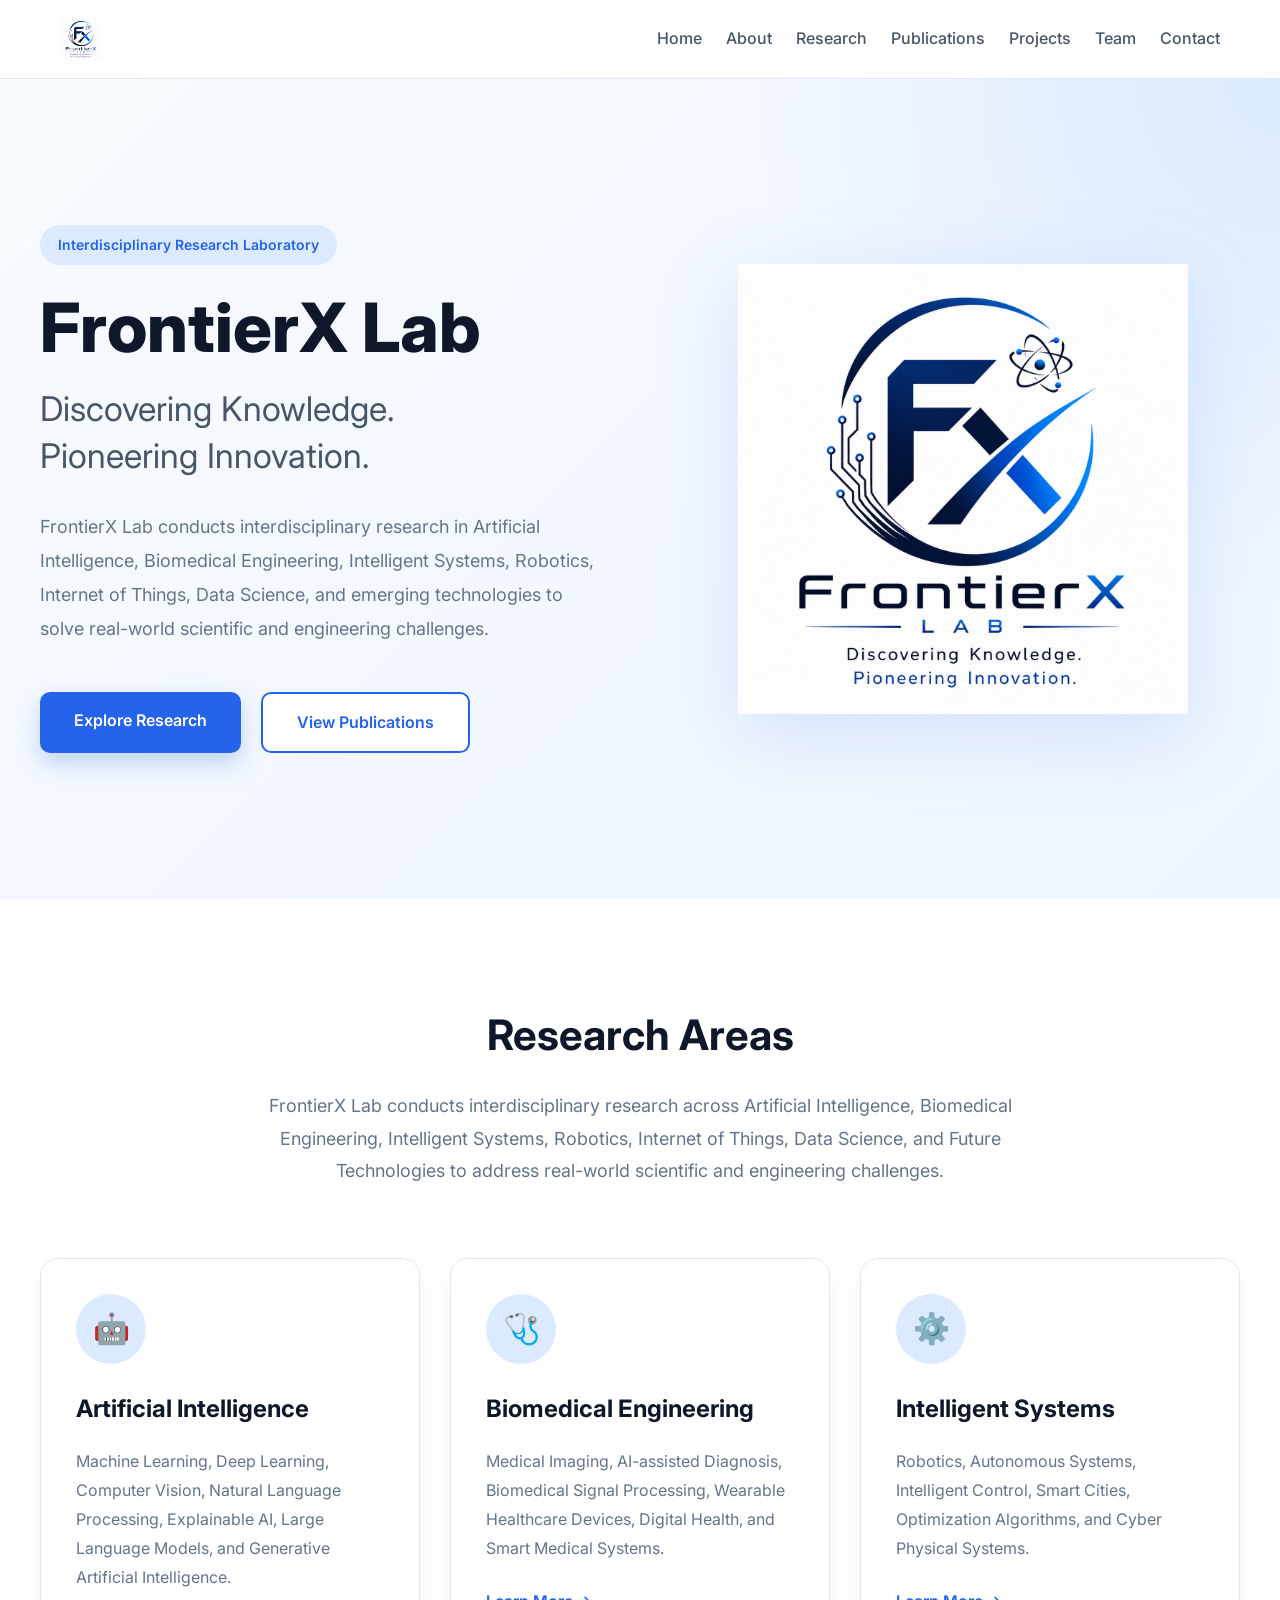
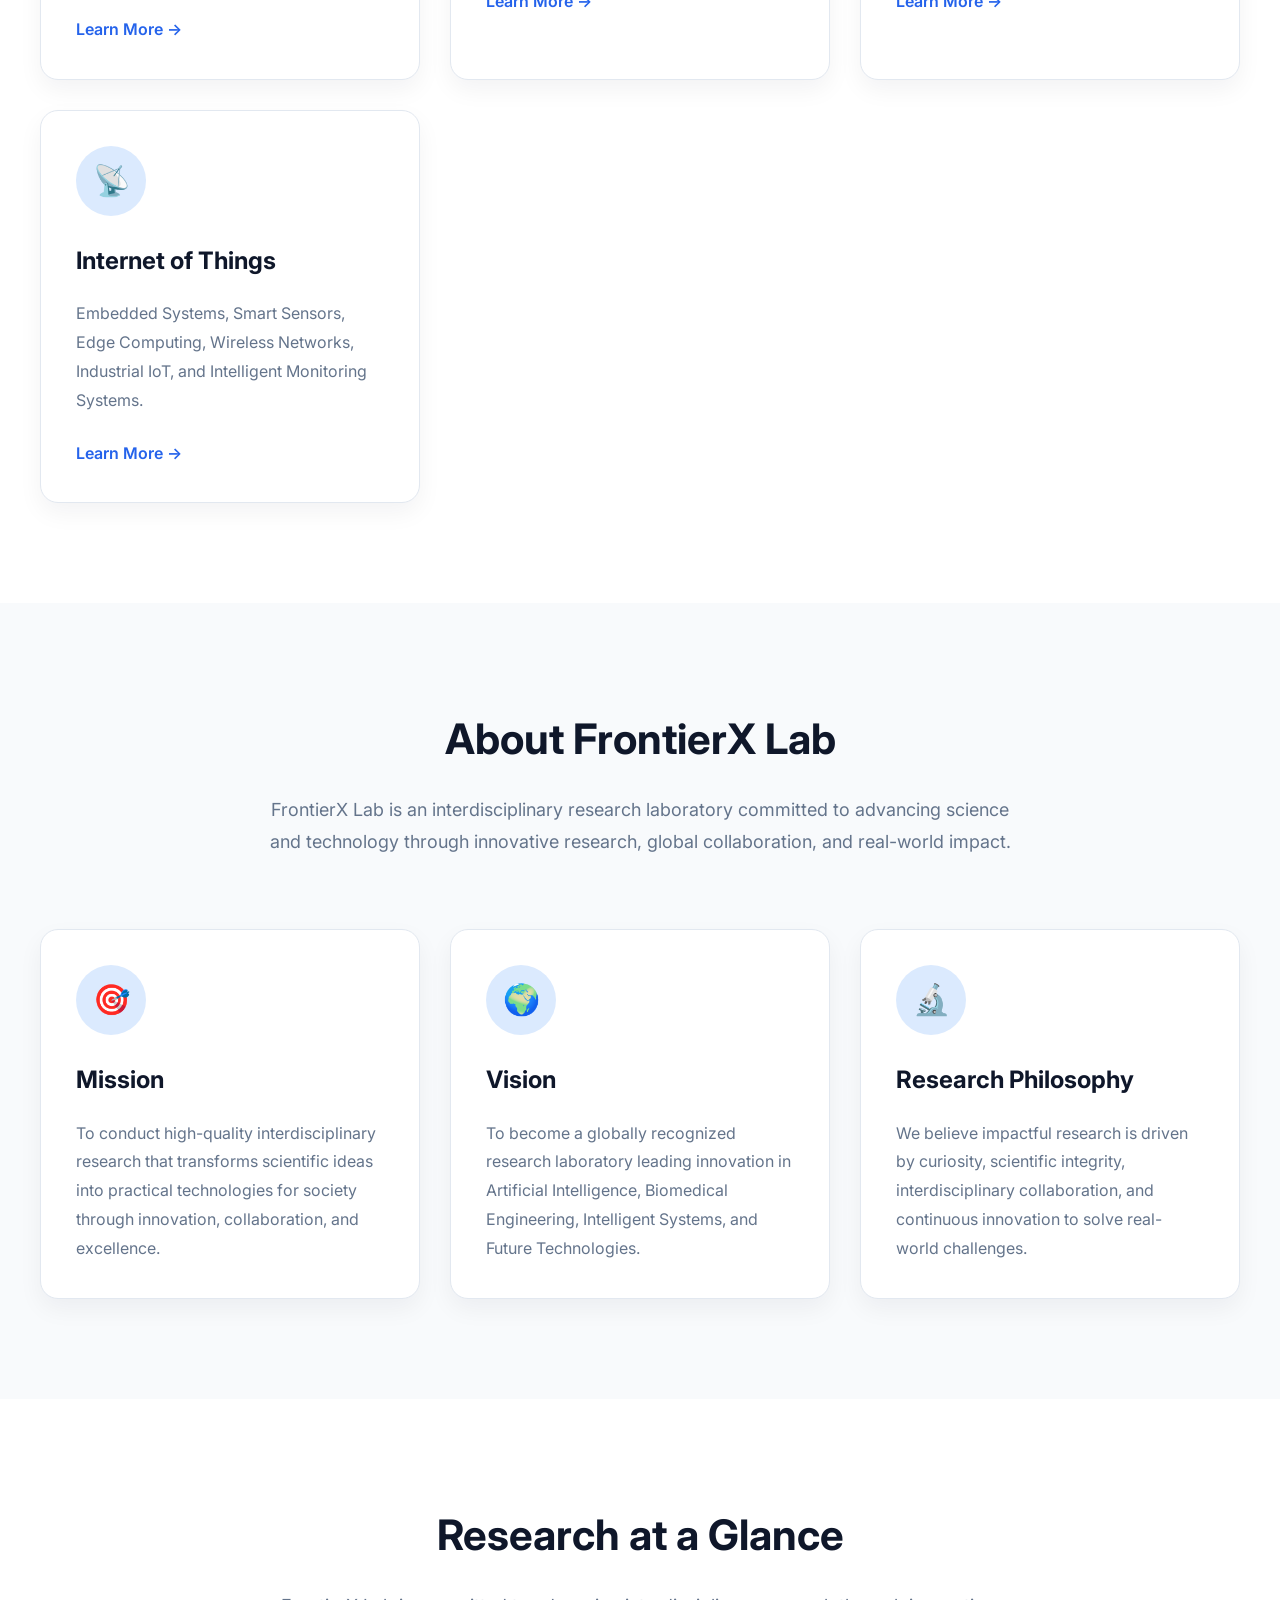
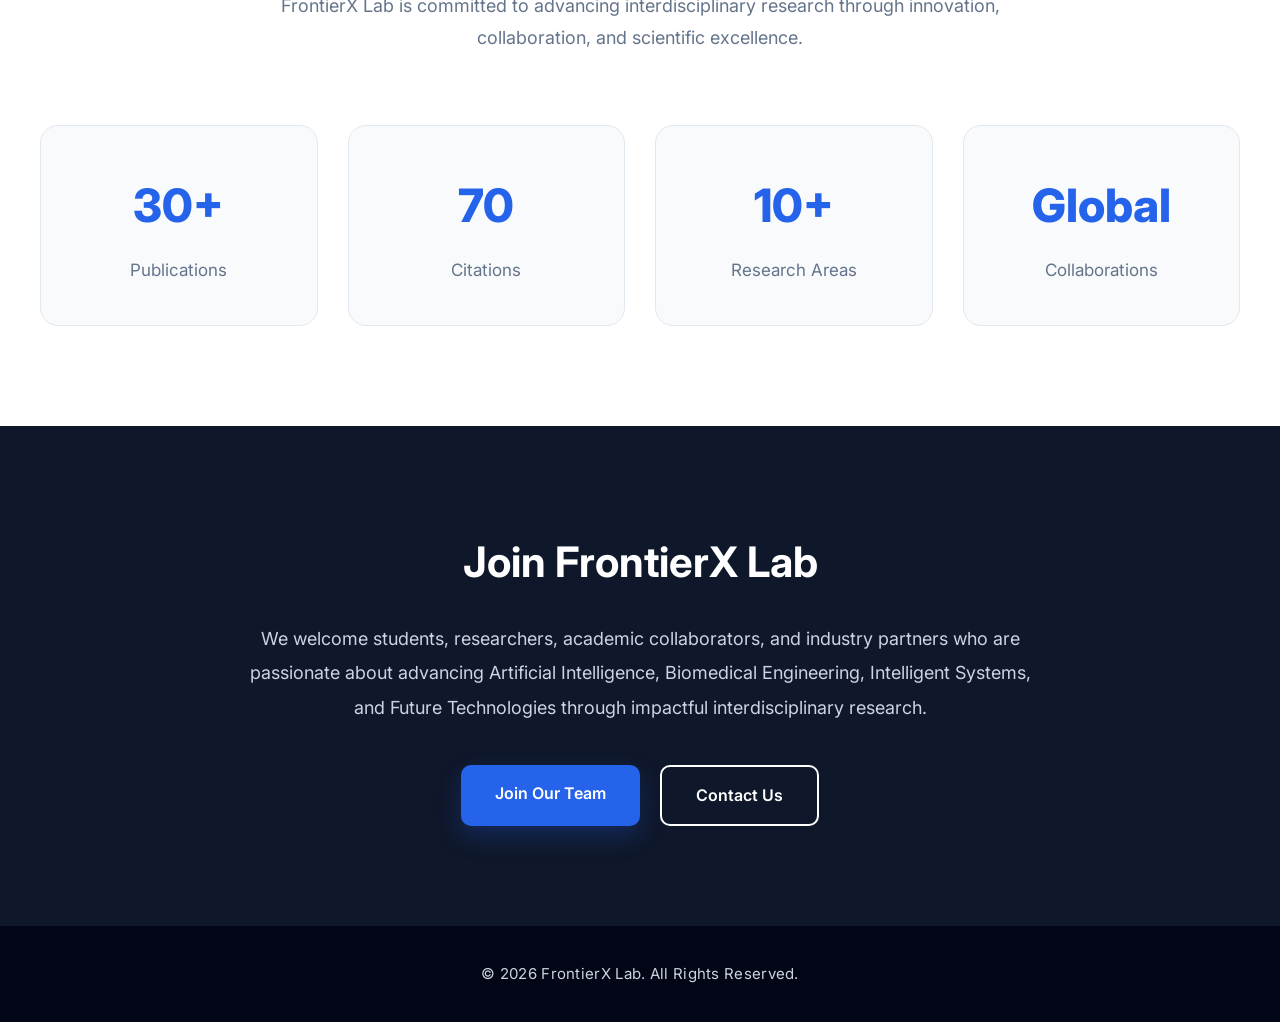
<file: index.html>
<!DOCTYPE html>
<html lang="en">

<head>

    <meta charset="UTF-8">

    <meta name="viewport" content="width=device-width, initial-scale=1.0">

    <title>FrontierX Lab | Discovering Knowledge. Pioneering Innovation.</title>

    <meta name="description"
        content="FrontierX Lab is an interdisciplinary research laboratory advancing Artificial Intelligence, Biomedical Engineering, Intelligent Systems, Robotics, Internet of Things, and Future Technologies through innovative research.">

    <meta name="keywords"
        content="FrontierX Lab, Artificial Intelligence, Machine Learning, Deep Learning, Biomedical Engineering, Robotics, Intelligent Systems">

    <meta name="author"
        content="FrontierX Lab">

    <meta name="theme-color"
        content="#0f172a">

    <meta property="og:title"
        content="FrontierX Lab">

    <meta property="og:description"
        content="Discovering Knowledge. Pioneering Innovation.">

    <link rel="preconnect"
        href="https://fonts.googleapis.com">

    <link rel="preconnect"
        href="https://fonts.gstatic.com"
        crossorigin>

    <link href="https://fonts.googleapis.com/css2?family=Inter:wght@300;400;500;600;700;800&display=swap"
        rel="stylesheet">

    <link rel="stylesheet"
        href="css/style.css">

</head>

<body>

<header>

    <nav>

<div class="logo">
    <a href="index.html">
<img src="images/frontierx-logo.png"
     alt="FrontierX Lab Logo">
    </a>
</div>
        
<div class="menu-toggle">

    ☰

</div>
        <ul>

            <li><a href="index.html">Home</a></li>

            <li><a href="about.html">About</a></li>

            <li><a href="research.html">Research</a></li>

            <li><a href="publications.html">Publications</a></li>

            <li><a href="projects.html">Projects</a></li>

            <li><a href="team.html">Team</a></li>

            <li><a href="contact.html">Contact</a></li>

        </ul>

    </nav>

</header>

<main>
    <!-- ===========================
     Hero Section
=========================== -->

<section id="home" class="hero">

    <div class="container">

        <div class="hero-container">

            <div class="hero-text">

                <span class="hero-badge">

                    Interdisciplinary Research Laboratory

                </span>

                <h1>

                    FrontierX Lab

                </h1>

                <h2>

                    Discovering Knowledge.<br>
                    Pioneering Innovation.

                </h2>

                <p>

                    FrontierX Lab conducts interdisciplinary research in
                    Artificial Intelligence, Biomedical Engineering,
                    Intelligent Systems, Robotics, Internet of Things,
                    Data Science, and emerging technologies to solve
                    real-world scientific and engineering challenges.

                </p>

                <div class="hero-buttons">

                    <a href="research.html"
                        class="btn btn-primary">

                        Explore Research

                    </a>

                    <a href="publications.html"
                        class="btn btn-secondary">

                        View Publications

                    </a>

                </div>

            </div>

            <div class="hero-image">

    <img src="images/frontierx-logo.png"
         alt="FrontierX Lab Logo">
            </div>

        </div>

    </div>

</section>
<!-- ===========================
     Research Areas
=========================== -->

<section id="research" class="research reveal">

    <div class="container">

        <div class="section-title">

            <h2>

                Research Areas

            </h2>

            <p>

                FrontierX Lab conducts interdisciplinary research across
                Artificial Intelligence, Biomedical Engineering,
                Intelligent Systems, Robotics, Internet of Things,
                Data Science, and Future Technologies to address
                real-world scientific and engineering challenges.

            </p>

        </div>

        <div class="research-grid">

            <article class="card">

                <div class="card-icon">🤖</div>

                <h3>

                    Artificial Intelligence

                </h3>

                <p>

                    Machine Learning, Deep Learning,
                    Computer Vision, Natural Language Processing,
                    Explainable AI, Large Language Models,
                    and Generative Artificial Intelligence.

                </p>

                <a href="research.html"
                    class="read-more">

                    Learn More →

                </a>

            </article>

            <article class="card">

                <div class="card-icon">🩺</div>

                <h3>

                    Biomedical Engineering

                </h3>

                <p>

                    Medical Imaging, AI-assisted Diagnosis,
                    Biomedical Signal Processing,
                    Wearable Healthcare Devices,
                    Digital Health,
                    and Smart Medical Systems.

                </p>

                <a href="research.html"
                    class="read-more">

                    Learn More →

                </a>

            </article>

            <article class="card">

                <div class="card-icon">⚙️</div>

                <h3>

                    Intelligent Systems

                </h3>

                <p>

                    Robotics,
                    Autonomous Systems,
                    Intelligent Control,
                    Smart Cities,
                    Optimization Algorithms,
                    and Cyber Physical Systems.

                </p>

                <a href="research.html"
                    class="read-more">

                    Learn More →

                </a>

            </article>

            <article class="card">

                <div class="card-icon">📡</div>

                <h3>

                    Internet of Things

                </h3>

                <p>

                    Embedded Systems,
                    Smart Sensors,
                    Edge Computing,
                    Wireless Networks,
                    Industrial IoT,
                    and Intelligent Monitoring Systems.

                </p>

                <a href="research.html"
                    class="read-more">

                    Learn More →

                </a>

            </article>

        </div>

    </div>

</section>
<!-- ===========================
     About FrontierX Lab
=========================== -->

<section id="about" class="about-home reveal">

    <div class="container">

        <div class="section-title">

            <h2>

                About FrontierX Lab

            </h2>

            <p>

                FrontierX Lab is an interdisciplinary research laboratory
                committed to advancing science and technology through
                innovative research, global collaboration,
                and real-world impact.

            </p>

        </div>

        <div class="about-grid">

            <article class="about-card">

                <div class="about-icon">

                    🎯

                </div>

                <h3>

                    Mission

                </h3>

                <p>

                    To conduct high-quality interdisciplinary research
                    that transforms scientific ideas into practical
                    technologies for society through innovation,
                    collaboration, and excellence.

                </p>

            </article>

            <article class="about-card">

                <div class="about-icon">

                    🌍

                </div>

                <h3>

                    Vision

                </h3>

                <p>

                    To become a globally recognized research laboratory
                    leading innovation in Artificial Intelligence,
                    Biomedical Engineering,
                    Intelligent Systems,
                    and Future Technologies.

                </p>

            </article>

            <article class="about-card">

                <div class="about-icon">

                    🔬

                </div>

                <h3>

                    Research Philosophy

                </h3>

                <p>

                    We believe impactful research is driven by curiosity,
                    scientific integrity,
                    interdisciplinary collaboration,
                    and continuous innovation to solve
                    real-world challenges.

                </p>

            </article>

        </div>

    </div>

</section>
<!-- ===========================
     Research Statistics
=========================== -->

<section class="statistics reveal">

    <div class="container">

        <div class="section-title">

            <h2>

                Research at a Glance

            </h2>

            <p>

                FrontierX Lab is committed to advancing interdisciplinary
                research through innovation, collaboration, and scientific
                excellence.

            </p>

        </div>

        <div class="stats-grid">

            <div class="stat-card">

                <h3 class="counter" data-target="30">

                    0

                </h3>

                <p>

                    Publications

                </p>

            </div>

            <div class="stat-card">

                <h3 class="counter" data-target="250">

                    0

                </h3>

                <p>

                    Citations

                </p>

            </div>

            <div class="stat-card">

                <h3 class="counter" data-target="10">

                    0

                </h3>

                <p>

                    Research Areas

                </p>

            </div>

            <div class="stat-card">

                <h3>

                    Global

                </h3>

                <p>

                    Collaborations

                </p>

            </div>

        </div>

    </div>

</section>
<!-- ===========================
     Call to Action
=========================== -->

<section class="cta">

    <div class="container">

        <div class="cta-content">

            <h2>

                Join FrontierX Lab

            </h2>

            <p>

                We welcome students, researchers, academic collaborators,
                and industry partners who are passionate about advancing
                Artificial Intelligence, Biomedical Engineering,
                Intelligent Systems, and Future Technologies through
                impactful interdisciplinary research.

            </p>

            <div class="cta-buttons">

                <a href="team.html"
                    class="btn btn-primary">

                    Join Our Team

                </a>

                <a href="contact.html"
                    class="btn btn-secondary">

                    Contact Us

                </a>

            </div>

        </div>

    </div>

</section>
<!-- ===========================
     Footer
=========================== -->

</main>

<footer>

    <div class="container">

        <p>

            © 2026 FrontierX Lab. All Rights Reserved.

        </p>

    </div>

</footer>

<script src="js/script.js"></script>

</body>

</html>
</file>
<file: css/style.css>
/* ===========================
   Global
=========================== */

*{

    margin:0;

    padding:0;

    box-sizing:border-box;

}

html{

    scroll-behavior:smooth;

}

body{

    font-family:"Inter",sans-serif;

    color:#334155;

    background:#ffffff;

    line-height:1.7;

}

img{

    max-width:100%;

    display:block;

}

a{

    text-decoration:none;

}

ul{

    list-style:none;

}

section{

    padding:100px 20px;

}

.container{

    width:100%;

    max-width:1200px;

    margin:0 auto;

}
/* ===========================
   Header
=========================== */

header{

    position:sticky;

    top:0;

    z-index:1000;

    background:#ffffff;

    border-bottom:1px solid #e2e8f0;

}

nav{

    max-width:1200px;

    margin:0 auto;

    padding:18px 20px;

    display:flex;

    justify-content:space-between;

    align-items:center;

}
/* ===========================
   Navigation
=========================== */

.logo a{
    display:flex;
    align-items:center;
    gap:10px;
    color:#0f172a;
    font-size:30px;
    font-weight:800;
}
.logo span{
    white-space:nowrap;
}

.logo img{
    width: 42px;
    height: 42px;
    object-fit: contain;
}

.logo span{
    white-space: nowrap;
}

nav ul{

    display:flex;

    gap:24px;

}

nav ul li a{
    color:#475569;
    font-weight:500;
    font-size:16px;
    transition:.3s;
}

nav ul li a:hover{

    color:#2563eb;

}
/* ===========================
   Section Title
=========================== */

.section-title{

    text-align:center;

    max-width:760px;

    margin:0 auto 70px;

}

.section-title h2{

    font-size:42px;

    font-weight:700;

    color:#0f172a;

    margin-bottom:20px;

}

.section-title p{

    font-size:18px;

    color:#64748b;

    line-height:1.8;

}
/* ===========================
   Hero Section
=========================== */

.hero{

    min-height:calc(100vh - 80px);

    display:flex;

    align-items:center;

    background:
    radial-gradient(circle at top right,#dbeafe 0%,transparent 35%),
    linear-gradient(135deg,#f8fbff 0%,#eef6ff 100%);

}

.hero-container{

    display:grid;

    grid-template-columns:1fr 1fr;

    gap:90px;

    align-items:center;

}

.hero-text{

    text-align:left;

}

.hero-badge{

    display:inline-block;

    padding:8px 18px;

    border-radius:50px;

    background:#dbeafe;

    color:#2563eb;

    font-size:14px;

    font-weight:600;

    margin-bottom:25px;

}

.hero h1{

    font-size:68px;

    font-weight:800;

    color:#0f172a;

    line-height:1.1;

    margin-bottom:20px;

}

.hero h2{

    font-size:34px;

    font-weight:400;

    color:#475569;

    line-height:1.4;

    margin-bottom:30px;

}

.hero p{

    max-width:650px;

    font-size:18px;

    color:#64748b;

    line-height:1.9;

    margin-bottom:45px;

}
/* ===========================
   Hero Buttons
=========================== */

.hero-buttons{

    display:flex;

    gap:20px;

    flex-wrap:wrap;

}

.btn{

    display:inline-block;

    padding:15px 34px;

    border-radius:10px;

    font-size:16px;

    font-weight:600;

    transition:.3s ease;

}

.btn-primary{

    background:#2563eb;

    color:#ffffff;

    box-shadow:0 10px 25px rgba(37,99,235,.25);

}

.btn-primary:hover{

    background:#1d4ed8;

    transform:translateY(-3px);

}

.btn-secondary{

    background:#ffffff;

    border:2px solid #2563eb;

    color:#2563eb;

}

.btn-secondary:hover{

    background:#2563eb;

    color:#ffffff;

    transform:translateY(-3px);

}
/* ===========================
   Hero Image
=========================== */

.hero-image img{
    width:100%;
    max-width:450px;
    height:auto;
    margin:auto;
    animation:float 5s ease-in-out infinite;
    filter:drop-shadow(0 20px 40px rgba(37,99,235,.15));
}

/* ===========================
   Research Section
=========================== */

.research{

    background:#ffffff;

}

.research-grid{

    display:grid;

    grid-template-columns:repeat(auto-fit,minmax(280px,1fr));

    gap:30px;

}

.card{

    background:#ffffff;

    padding:35px;

    border-radius:18px;

    border:1px solid #e2e8f0;

    box-shadow:0 10px 25px rgba(15,23,42,.05);

    transition:.35s ease;

}

.card:hover{

    transform:translateY(-8px);

    box-shadow:0 20px 40px rgba(15,23,42,.12);

}

.card-icon{

    width:70px;

    height:70px;

    display:flex;

    align-items:center;

    justify-content:center;

    font-size:30px;

    border-radius:50%;

    background:#dbeafe;

    margin-bottom:25px;

}

.card h3{

    font-size:24px;

    color:#0f172a;

    margin-bottom:18px;

}

.card p{

    color:#64748b;

    line-height:1.8;

    margin-bottom:25px;

}

.read-more{

    display:inline-block;

    color:#2563eb;

    font-weight:600;

    transition:.3s ease;

}

.read-more:hover{

    color:#1d4ed8;

    transform:translateX(5px);

}
/* ===========================
   About Section
=========================== */

.about-home{

    background:#f8fafc;

}

.about-grid{

    display:grid;

    grid-template-columns:repeat(auto-fit,minmax(300px,1fr));

    gap:30px;

}

.about-card{

    background:#ffffff;

    padding:35px;

    border-radius:18px;

    border:1px solid #e2e8f0;

    box-shadow:0 10px 25px rgba(15,23,42,.05);

    transition:.35s ease;

}

.about-card:hover{

    transform:translateY(-8px);

    box-shadow:0 20px 40px rgba(15,23,42,.12);

}

.about-icon{

    width:70px;

    height:70px;

    display:flex;

    align-items:center;

    justify-content:center;

    border-radius:50%;

    background:#dbeafe;

    color:#2563eb;

    font-size:30px;

    margin-bottom:25px;

}

.about-card h3{

    font-size:24px;

    color:#0f172a;

    margin-bottom:18px;

}

.about-card p{

    color:#64748b;

    line-height:1.8;

}
/* ===========================
   Statistics Section
=========================== */

.statistics{

    background:#ffffff;

}

.stats-grid{

    display:grid;

    grid-template-columns:repeat(auto-fit,minmax(220px,1fr));

    gap:30px;

}

.stat-card{

    background:#f8fafc;

    padding:40px 25px;

    text-align:center;

    border-radius:18px;

    border:1px solid #e2e8f0;

    transition:.35s ease;

}

.stat-card:hover{

    transform:translateY(-8px);

    box-shadow:0 18px 35px rgba(15,23,42,.08);

}

.stat-card h3{

    font-size:46px;

    font-weight:800;

    color:#2563eb;

    margin-bottom:12px;

    transition:.3s;

}

.stat-card p{

    font-size:17px;

    color:#64748b;

}
/* ===========================
   Call to Action
=========================== */

.cta{

    background:#0f172a;

    color:#ffffff;

}

.cta-content{

    max-width:800px;

    margin:0 auto;

    text-align:center;

}

.cta h2{

    font-size:42px;

    margin-bottom:25px;

}

.cta p{

    font-size:18px;

    line-height:1.9;

    color:#cbd5e1;

    margin-bottom:40px;

}

.cta-buttons{

    display:flex;

    justify-content:center;

    gap:20px;

    flex-wrap:wrap;

}

.cta .btn-secondary{

    background:transparent;

    color:#ffffff;

    border:2px solid #ffffff;

}

.cta .btn-secondary:hover{

    background:#ffffff;

    color:#0f172a;

}
/* ===========================
   Footer
=========================== */

footer{

    background:#020617;

    color:#cbd5e1;

    text-align:center;

    padding:35px 20px;

}

footer p{

    font-size:15px;

    letter-spacing:.3px;

    margin:0;

}
/* ===========================
   Responsive Design
=========================== */

@media (max-width:900px){

    nav{

        flex-direction:column;

        gap:20px;

    }

    nav ul{

        flex-wrap:wrap;

        justify-content:center;

        gap:18px;

    }

    .logo a{
       align-items: center;

        font-size:26px;

    }

    .hero{

        min-height:auto;

        padding:80px 20px;

    }

    .hero-container{

        grid-template-columns:1fr;

        gap:50px;

        text-align:center;

    }

    .hero-text{

        text-align:center;

    }

    .hero p{

        margin:0 auto 40px;

    }

    .hero-buttons,

    .cta-buttons{

        justify-content:center;

    }

    .hero-image{

        margin-top:20px;

    }

    .hero h1{

        font-size:48px;

    }

    .hero h2{

        font-size:26px;

    }

    .section-title h2,

    .cta h2{

        font-size:34px;

    }

    .stats-grid{

        grid-template-columns:1fr;

    }

}

/* ===========================
   Mobile Navigation
=========================== */

.menu-toggle {
    display: none;
    font-size: 30px;
    cursor: pointer;
}

@media (max-width: 768px) {

    .menu-toggle {
        display: block;
    }

    nav {
        position: relative;
    }

    nav ul {
        display: none;
        flex-direction: column;
        position: absolute;
        top: 100%;
        left: 0;
        width: 100%;
        background: #ffffff;
        padding: 20px 0;
    }

    nav ul.active {
        display: flex;
    }

    nav ul li {
        margin: 12px 0;
        text-align: center;
    }
}

@keyframes float{

    0%{
        transform:translateY(0);
    }

    50%{
        transform:translateY(-12px);
    }

    100%{
        transform:translateY(0);
    }

}


/* ===========================
   Scroll Animation
=========================== */

.reveal{

    opacity:0;

    transform:translateY(50px);

    transition:opacity .8s ease, transform .8s ease;

}

.reveal.active{

    opacity:1;

    transform:translateY(0);

}
nav ul li a.active{

    color:#2563eb;

    font-weight:700;

}

nav ul li a.active::after{

    width:100%;

}
// ===========================
// Mobile Menu
// ===========================

/* ===========================
   Team Section
=========================== */

.team{
    background:#f8fafc;
}

.team-grid{
    display:grid;
    grid-template-columns:repeat(auto-fit,minmax(320px,1fr));
    gap:30px;
    justify-content:center;
}

.team-card{
    background:#ffffff;
    border-radius:18px;
    padding:35px;
    text-align:center;
    border:1px solid #e2e8f0;
    box-shadow:0 10px 25px rgba(15,23,42,.06);
}

.team-card img{
    width:100px;
    height:100px;
    border-radius:50%;
    object-fit:cover;
    object-position:center top;
    display:block;
    margin:0 auto 20px;
    border:4px solid #2563eb;
}

.team-card h3{
    font-size:28px;
    color:#0f172a;
}

.team-card h4{
    color:#2563eb;
    margin:10px 0 20px;
    font-weight:600;
}

.team-card p{
    color:#64748b;
    line-height:1.8;
}
.team-card img{
    width:80px !important;
    height:80px !important;
    max-width:80px !important;
    max-height:80px !important;
    border-radius:50% !important;
    object-fit:cover !important;
    object-position:center top !important;
    display:block !important;
    margin:0 auto 20px !important;
    border:3px solid #2563eb !important;
}
</file>
